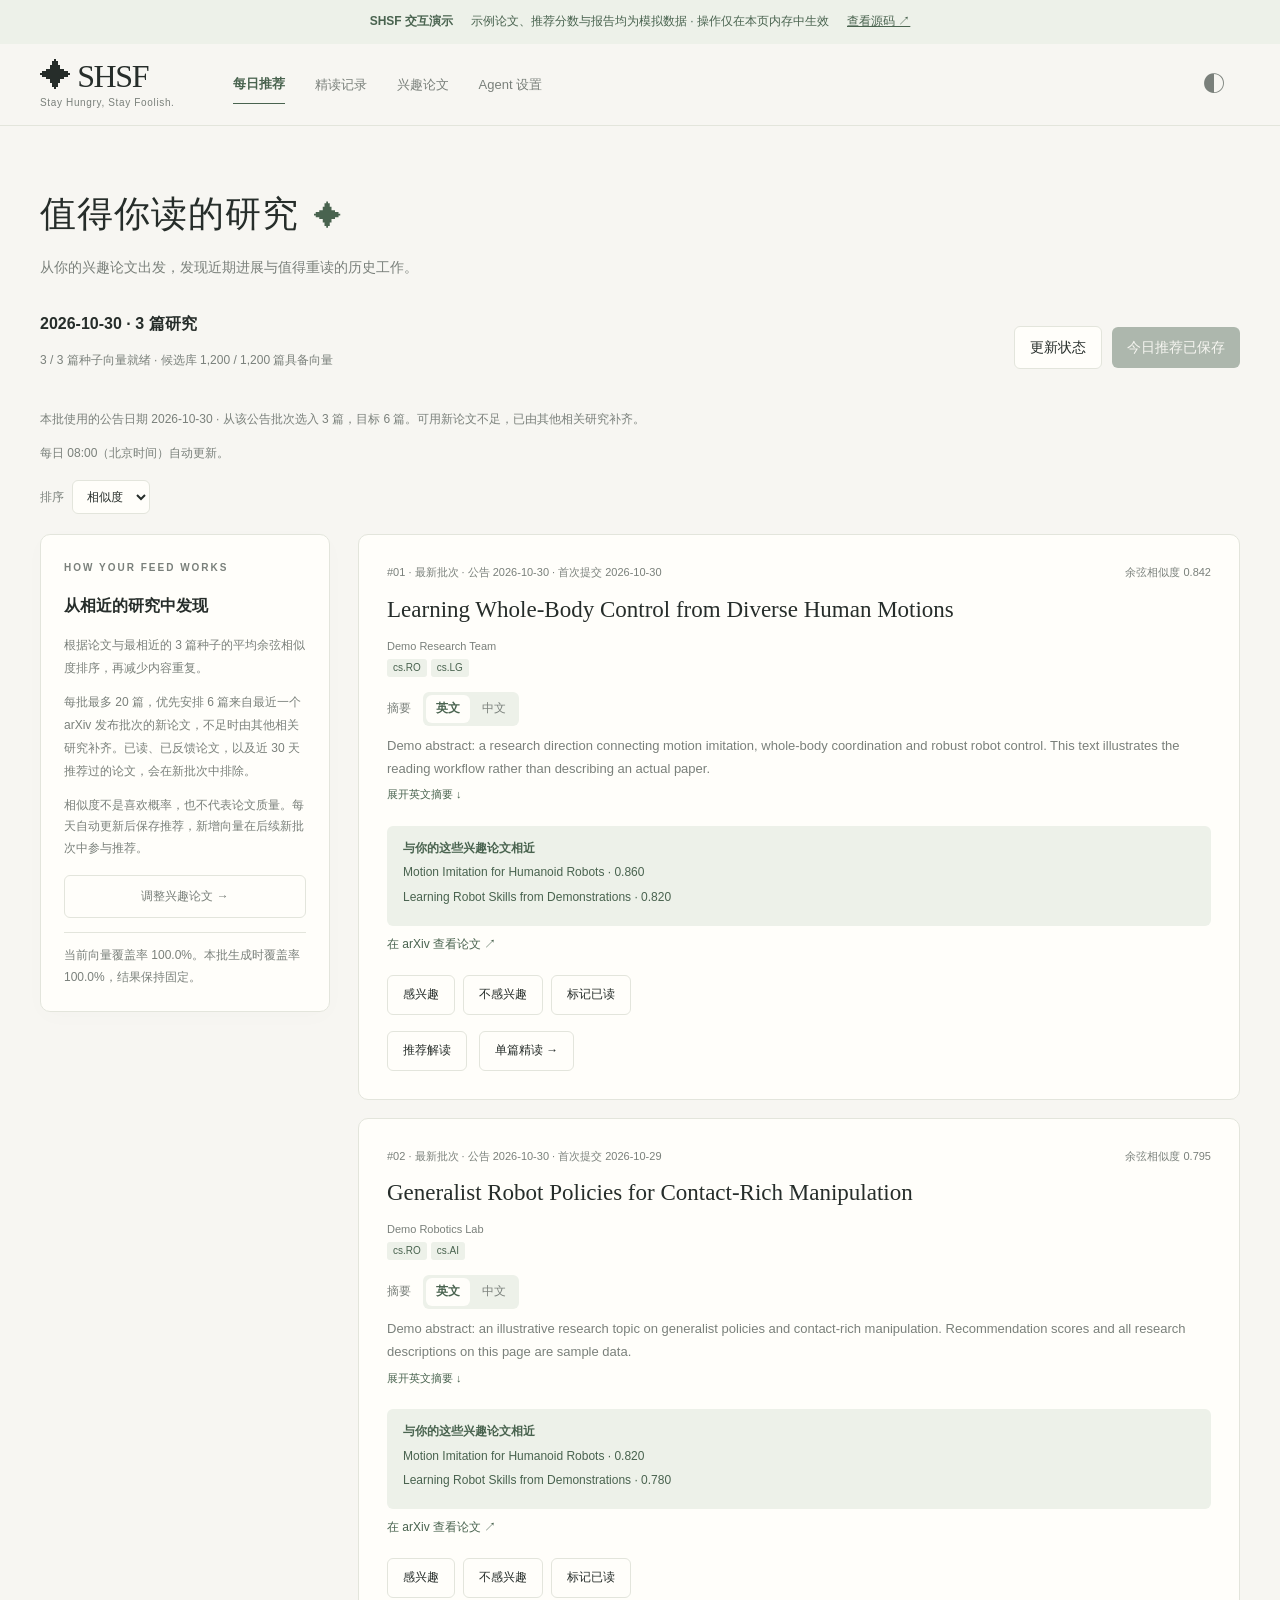
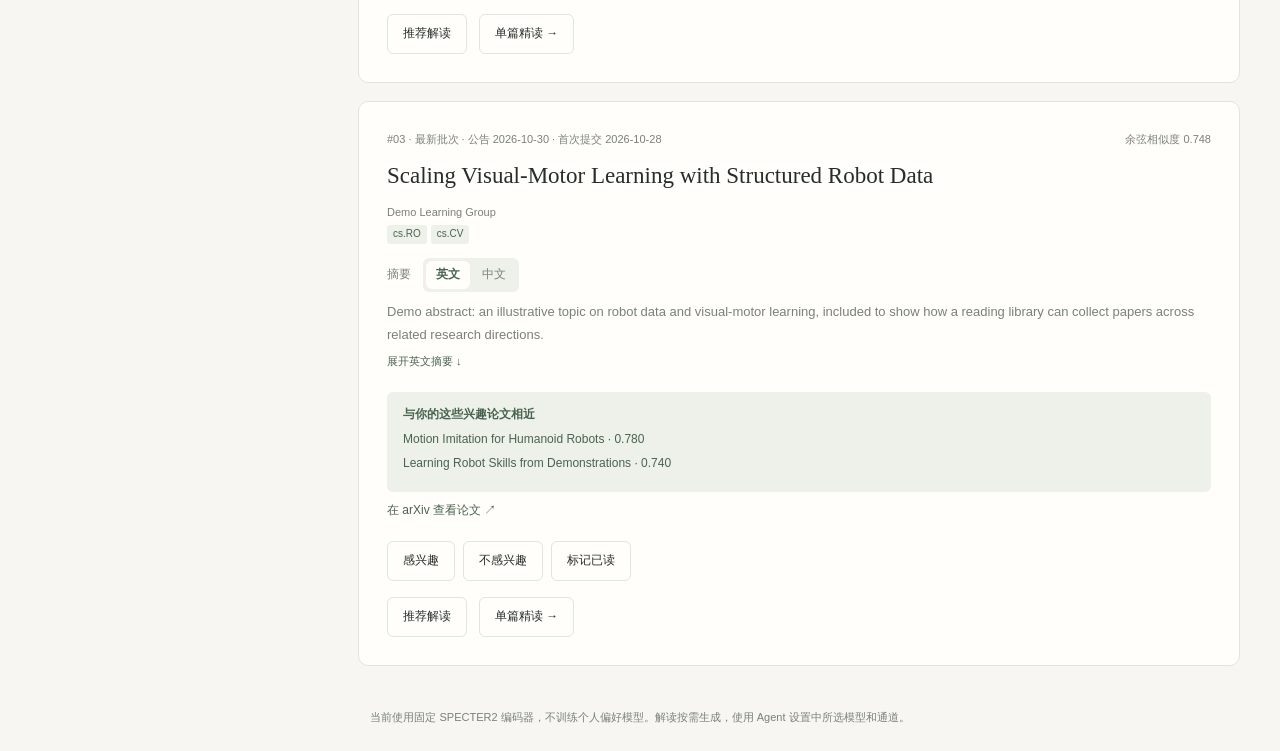
<file: demo/index.html>
<!doctype html>
<html lang="zh-CN"><head><meta charset="utf-8"><meta name="viewport" content="width=device-width, initial-scale=1"><meta name="shsf-token" content="offline-demo"><title>SHSF · 交互演示</title><style>:root{color-scheme:light;--bg:#f7f6f2;--panel:#fffefa;--ink:#262d2a;--muted:#7a807b;--line:#e3e5dc;--green:#49634f;--soft:#edf1e9;--input:#fffefa;--shadow:0 5px 24px #26312b04}*{box-sizing:border-box}body{margin:0;background:var(--bg);color:var(--ink);font:14px/1.65 -apple-system,BlinkMacSystemFont,"Segoe UI","PingFang SC",sans-serif}body.dark{color-scheme:dark;--bg:#141b24;--panel:#1b2530;--ink:#e8e9e3;--muted:#9ca8ae;--line:#35414b;--green:#a7bda4;--soft:#2a3836;--input:#18212b}button,input,select{font:inherit}button{cursor:pointer;color:inherit;border:0;border-radius:6px;padding:9px 15px;background:transparent}button:hover{filter:brightness(.94)}button:disabled{opacity:.42;cursor:default}input,select{color:var(--ink);background:var(--input);border:1px solid var(--line);border-radius:6px;padding:10px 12px}input{width:100%}input:focus,select:focus,button:focus-visible{outline:2px solid var(--green);outline-offset:2px}a{color:var(--green)}header{height:82px;max-width:1280px;margin:auto;display:flex;align-items:center;padding:0 40px;border-bottom:1px solid var(--line);gap:58px}.brand{text-decoration:none;color:var(--ink);font:32px Georgia,serif;letter-spacing:-1.4px}nav{display:flex;gap:30px;font-size:13px}nav span{color:var(--muted)}nav strong{font-weight:500;color:var(--green)}small{font-size:10px;margin-left:5px}#theme{margin-left:auto;font-size:22px}main{max-width:1280px;margin:auto;padding:49px 40px 25px}.eyebrow{font-size:10px;letter-spacing:2px;color:var(--muted);font-weight:600}h1{font-family:Georgia,"Songti SC",serif;font-size:36px;font-weight:500;letter-spacing:1px;margin:10px 0 12px}h1 span{color:var(--green);font-size:28px;margin-left:15px}.intro{color:var(--muted);margin:0 0 32px}h2{font-size:16px;font-weight:600;margin:0}.workspace{display:grid;grid-template-columns:350px minmax(0,1fr);gap:24px;align-items:start}.panel{background:var(--panel);border:1px solid var(--line);border-radius:10px;box-shadow:var(--shadow);padding:23px}.panel-title{display:flex;justify-content:space-between;align-items:center;gap:12px}.muted,.hint{color:var(--muted);font-size:12px}.hint{line-height:1.8}.badge{font-size:11px;background:var(--soft);color:var(--green);padding:3px 8px;border-radius:20px;margin-left:7px}.outline{border:1px solid var(--line);background:var(--panel)}.primary{background:var(--green);color:var(--bg);font-weight:500}.wide{width:100%;margin:4px 0 14px}.quiet{color:var(--muted)}.selected{position:sticky;top:20px}.seed{padding:15px 0;border-bottom:1px solid var(--line);display:flex;align-items:flex-start;gap:8px}.seed-content{min-width:0;flex:1}.seed-title{font-family:Georgia,serif;font-size:15px;line-height:1.45;margin-bottom:5px}.seed button{padding:0 4px;font-size:20px;color:var(--muted)}.seed .hint{margin:5px 0}.tag{display:inline-block;font-size:10px;color:var(--green);background:var(--soft);padding:1px 6px;border-radius:3px;margin:4px 4px 0 0}.tag.pending{color:#a47731;background:#bc943515}.selection-bottom{padding-top:12px}#selected-list{max-height:450px;overflow:auto}.empty{text-align:center;padding:38px 14px;color:var(--muted);font-size:13px}.empty .symbol{font:32px Georgia,serif;margin-bottom:12px}.modes{display:flex;gap:4px;margin-top:19px}.modes button{font-size:12px;padding:6px 11px;color:var(--muted)}.modes .active{background:var(--soft);color:var(--green)}.search-bar{display:flex;gap:8px;margin-top:12px}.search-bar input{flex:1;min-width:0}.results-toolbar{display:flex;justify-content:space-between;align-items:center;padding:18px 0 9px;border-bottom:1px solid var(--line);font-size:12px;gap:10px}.results-toolbar select{padding:3px 6px;margin-left:5px;border:0}.paper{display:flex;align-items:flex-start;gap:12px;padding:22px 0;border-bottom:1px solid var(--line)}.paper-content{min-width:0;flex:1}.check{width:23px;height:23px;flex-shrink:0;border:1px solid var(--line);border-radius:5px;padding:0;margin-top:3px}.check.chosen{background:var(--green);color:var(--bg);border-color:var(--green)}.paper h3{font-family:Georgia,serif;font-weight:500;font-size:19px;line-height:1.35;margin:0 0 7px}.authors{font-size:11px;color:var(--muted);margin:0}.abstract{font-size:12px;line-height:1.8;color:var(--muted);margin:10px 0 0}.abstract:not(.expanded){display:-webkit-box;-webkit-line-clamp:2;-webkit-box-orient:vertical;overflow:hidden}.details{font-size:11px;color:var(--green);padding:5px 0 0}.pagination{display:flex;align-items:center;justify-content:space-between;gap:12px;margin-top:20px;font-size:12px}.pagination button{padding:6px 11px}footer{display:flex;justify-content:space-between;align-items:center;gap:20px;border-top:1px solid var(--line);margin-top:30px;padding:24px 0 8px}footer strong{font-size:14px;font-weight:500}footer p{font-size:12px;color:var(--muted);margin:4px 0}.footnote{text-align:center;font-size:11px;color:var(--muted);margin:24px 0 0}#notice:not(:empty){background:var(--soft);border:1px solid var(--line);padding:10px 15px;border-radius:6px;margin-bottom:18px;font-size:13px}dialog{background:var(--panel);color:var(--ink);border:1px solid var(--line);border-radius:12px;padding:28px;width:min(680px,92vw);max-height:88vh;box-shadow:0 20px 90px #0003}dialog::backdrop{background:#14211f70;backdrop-filter:blur(3px)}.dialog-head{display:flex;align-items:center;justify-content:space-between;margin-bottom:12px}.dialog-head .close{font-size:25px;padding:0 8px}.dialog-actions{display:flex;align-items:center;justify-content:flex-end;gap:16px;padding-top:22px}dialog label{display:block;font-size:12px;margin:14px 0 5px}dialog label input,dialog label select{display:block;width:100%;margin-top:5px}#zotero-message{font-size:13px;color:var(--green)}.library-bar{display:flex;align-items:center;justify-content:space-between}#zotero-items{max-height:350px;overflow:auto}.zitem{display:flex;gap:12px;border-bottom:1px solid var(--line);padding:12px 0}.zitem input{width:auto;accent-color:var(--green)}.zitem label{margin:0;font-size:14px;flex:1}.zitem .hint{display:block}.zitem input{align-self:flex-start;margin-top:7px}[hidden]{display:none!important}@media(max-width:900px){header{padding:0 22px;gap:30px}main{padding:30px 22px}.workspace{grid-template-columns:290px minmax(0,1fr);gap:16px}.panel{padding:17px}nav{gap:12px}nav small{display:none}}@media(max-width:700px){header{height:68px;gap:24px}nav{font-size:11px}main{padding:28px 16px}h1{font-size:28px}.intro{font-size:12px}.workspace{grid-template-columns:1fr}.selected{position:static}#selected-list{max-height:260px}.panel{padding:18px}footer{align-items:flex-start}footer .primary{white-space:nowrap;padding:10px;font-size:12px}.paper h3{font-size:17px}.results-toolbar{font-size:11px}.brand{font-size:28px}}
nav button{font-size:13px;padding:8px 0;color:var(--muted)}nav button.nav-active{color:var(--green);font-weight:600;border-bottom:1px solid var(--green);border-radius:0}.feed-top{display:flex;align-items:center;justify-content:space-between;gap:20px;margin:26px 0}.feed-buttons{display:grid;grid-template-columns:auto auto;align-items:center;gap:10px}.feed-sort-bar{display:flex;align-items:center;flex-wrap:wrap;gap:12px 24px;margin:16px 0 20px}.feed-sort{display:flex;align-items:center;gap:8px;font-size:12px;color:var(--muted)}.feed-sort select{padding:8px 10px}.feed-grid{display:grid;grid-template-columns:290px minmax(0,1fr);gap:28px;align-items:start}.feed-about{position:sticky;top:20px;font-size:12px;color:var(--muted);line-height:1.9}.feed-about h2{margin-top:14px;color:var(--ink)}.feed-card{padding:28px;margin-bottom:18px;background:var(--panel);border:1px solid var(--line);border-radius:10px}.feed-card h2{font:23px/1.35 Georgia,serif;margin:12px 0}.feed-card .abstract{font-size:13px}.feed-card .abstract:not(.expanded){-webkit-line-clamp:3}.feed-card .card-top{display:flex;align-items:center;justify-content:space-between;font-size:11px;color:var(--muted)}.feed-card .reasons{margin:20px 0 0;padding:13px 16px;background:var(--soft);border-radius:6px;font-size:12px;color:var(--green)}.feed-card .reasons p{margin:5px 0}.feed-card .actions{display:flex;flex-wrap:wrap;gap:8px;margin-top:20px}.feed-card .actions button{font-size:12px;border:1px solid var(--line);background:var(--panel)}.feed-card .actions button.active{background:var(--soft);color:var(--green);border-color:var(--green)}.feed-card .paper-link{display:inline-block;margin-top:9px;font-size:12px;text-decoration:none}.feed-card.read{opacity:.7}#feed-notice:not(:empty){padding:12px 16px;background:var(--soft);border:1px solid var(--line);border-radius:6px;margin-bottom:22px;font-size:13px}#feed-coverage{padding-top:12px;border-top:1px solid var(--line)}@media(max-width:700px){.feed-grid{grid-template-columns:1fr}.feed-about{position:static}.feed-card{padding:20px}.feed-card h2{font-size:20px}.feed-top{align-items:flex-start;flex-direction:column}.feed-buttons{width:100%;grid-template-columns:repeat(2,minmax(0,1fr))}nav button{font-size:12px}}

.brand{display:inline-flex;flex-direction:column;align-items:flex-start;gap:3px;flex-shrink:0}.brand-name{line-height:1.05}.brand-tagline{font:10px/1.3 -apple-system,BlinkMacSystemFont,"Segoe UI",sans-serif;letter-spacing:.65px;color:var(--muted);white-space:nowrap}@media(max-width:700px){header{height:auto;min-height:82px;display:grid;grid-template-columns:minmax(0,1fr) auto;gap:10px 20px;padding:13px 16px}header .brand{grid-column:1;grid-row:1}header #theme{grid-column:2;grid-row:1;margin-left:0}header nav{grid-column:1/-1;grid-row:2;justify-content:center;gap:30px}.brand-tagline{font-size:9px;letter-spacing:.5px}}
.agent-layout{display:grid;grid-template-columns:320px minmax(0,1fr);gap:24px;align-items:start}.agent-layout .panel{min-width:0}.agent-modes{display:flex;flex-direction:column;gap:16px;margin:22px 0}.agent-modes label{padding:14px;border:1px solid var(--line);border-radius:7px;cursor:pointer}.agent-modes input{width:auto;accent-color:var(--green);margin-right:7px}.agent-modes .hint{display:block;margin-top:5px}.agent-label{display:block;font-size:12px;margin:16px 0 8px}.agent-label select{display:block;width:100%;margin-top:6px}.agent-buttons{display:flex;gap:9px;align-items:flex-end;flex-wrap:wrap;margin:16px 0}.agent-buttons .agent-label{margin:0}.agent-test-panel{grid-column:1/-1}#agent-api-info{display:grid;grid-template-columns:115px minmax(0,1fr);font-size:13px;gap:12px;margin:24px 0}#agent-api-info dt{color:var(--muted)}#agent-api-info dd{margin:0;overflow-wrap:anywhere}.agent-example{margin:20px 0 0;font-size:12px;color:var(--muted)}.agent-example pre{padding:14px;background:var(--soft);overflow:auto;line-height:1.8;color:var(--ink);border-radius:6px}#agent-notice:not(:empty){background:var(--soft);border:1px solid var(--line);border-radius:6px;padding:12px 16px;margin-bottom:20px;font-size:13px}#agent-auth-link{display:block;margin:14px 0;color:var(--green)}#agent-test-result{font-size:13px;overflow-wrap:anywhere}@media(max-width:800px){.agent-layout{grid-template-columns:1fr}.agent-test-panel{grid-column:auto}}
.analysis-actions{display:flex;align-items:center;flex-wrap:wrap;gap:12px;margin-top:16px}.analysis-actions button{font-size:12px}.analysis-actions a{font-size:12px}.inline-analysis{margin-top:18px;padding-top:18px;border-top:1px solid var(--line)}.analysis-status{display:flex;gap:12px;align-items:center;flex-wrap:wrap;font-size:13px;margin:12px 0}.analysis-status progress{width:160px;accent-color:var(--green)}.analysis-error{font-size:13px;color:#ad6447;padding:12px;background:#ad64470b;border-radius:5px}.report-basis{display:inline-block;background:var(--soft);color:var(--green);padding:4px 9px;font-size:11px;border-radius:4px;margin:12px 0}.analysis-report h3{font:24px/1.45 Georgia,"Songti SC",serif;margin:10px 0}.report-section{margin:26px 0}.report-section h4{font-size:16px;border-bottom:1px solid var(--line);padding-bottom:8px;margin-bottom:16px}.report-claim{margin:15px 0}.report-claim p{font-size:14px;white-space:pre-wrap;overflow-wrap:anywhere;margin:6px 0;line-height:1.9}.claim-kind{font-size:10px;color:var(--green);border:1px solid var(--line);border-radius:3px;padding:2px 6px}.claim-kind.inference{color:#967141}.claim-kind.unknown{color:var(--muted)}.report-evidence{font-size:12px;color:var(--muted);margin:8px 0}.report-evidence summary{cursor:pointer;color:var(--green)}.report-evidence a{display:block;margin-top:10px}.report-evidence blockquote{border-left:2px solid var(--line);padding:8px 12px;margin:8px 0;white-space:pre-wrap;overflow-wrap:anywhere;background:var(--soft)}.paper-source,.paper-reading{margin:24px 0}.paper-source .abstract{line-height:1.9;font-size:14px}.paper-source>a{font-size:12px}.paper-reading{max-width:950px}.paper-reading>.panel-title a{font-size:12px}#paper-title{font-size:32px;line-height:1.35;overflow-wrap:anywhere}#paper-back{padding-left:0;margin-bottom:18px}@media(max-width:700px){#paper-title{font-size:25px}.analysis-report h3{font-size:21px}.report-claim p{font-size:13px}.paper-reading,.paper-source{padding:18px}}

@media(max-width:700px){.feed-sort-bar{margin:14px 0 18px}.feed-sort select{max-width:100%}}

.agent-remote-auth{margin:18px 0;padding:16px;border:1px solid var(--line);border-radius:7px;background:var(--soft)}.agent-remote-auth h3{margin:0;font-size:14px}.agent-remote-auth input{display:block;width:100%;margin-top:6px}.agent-remote-auth .agent-label{margin:12px 0}

.abstract-toolbar{display:flex;align-items:center;gap:12px;margin:14px 0 8px}.abstract-languages{display:inline-flex;gap:2px;padding:3px;background:var(--soft);border-radius:6px}.abstract-languages button{padding:4px 10px;font-size:12px;color:var(--muted)}.abstract-languages button.active{background:var(--panel);color:var(--green);font-weight:600}.abstract-toolbar+.abstract{margin-top:8px}

#readings-view{max-width:1000px;margin:auto}#readings-active-panel{margin-bottom:26px}.readings-history{margin-bottom:20px}.readings-tools{display:flex;align-items:center;gap:12px;margin:20px 0 12px}.readings-tools>input{flex:1;min-width:150px}.readings-tools label{display:flex;align-items:center;gap:7px;white-space:nowrap;font-size:13px}.readings-tools label input{width:auto;accent-color:var(--green)}.reading-row{display:flex;align-items:center;gap:24px;padding:20px 0;border-top:1px solid var(--line)}#readings-active .reading-row:first-child{border-top:0}.reading-row-body{min-width:0;flex:1}.reading-title{font:18px/1.5 Georgia,"Songti SC",serif;text-decoration:none;color:var(--ink);overflow-wrap:anywhere}.reading-title:hover{color:var(--green);text-decoration:underline}.reading-meta{display:flex;align-items:center;flex-wrap:wrap;gap:8px;margin-top:9px;font-size:12px;color:var(--muted)}.reading-state{color:var(--green)}.reading-state.failed,.reading-failure{color:#ad6447}.reading-failure{font-size:12px;margin:6px 0;overflow-wrap:anywhere}.reading-bookmark{display:inline-flex;align-items:center;justify-content:center;padding:5px;border-radius:5px;color:var(--muted)}.reading-bookmark svg{width:16px;height:16px;fill:none;stroke:currentColor;stroke-width:1.6;stroke-linejoin:round}.reading-bookmark.selected{color:var(--green)}.reading-bookmark.selected svg{fill:currentColor}.reading-bookmark:hover{background:var(--soft);color:var(--green)}.reading-row>button{white-space:nowrap;font-size:12px}.reading-row progress{width:min(100%,360px);height:6px;accent-color:var(--green)}#readings-notice:not(:empty){padding:12px 0;color:var(--muted)}#readings-notice button{margin-left:12px}@media(max-width:700px){.readings-tools{flex-wrap:wrap}.readings-tools>input{flex-basis:100%}.reading-row{gap:12px}.reading-title{font-size:16px}.reading-row>button{padding:7px 9px}header nav{gap:20px}}
</style></head>
<body><style>.demo-banner{padding:12px 24px;background:var(--soft);color:var(--green);display:flex;justify-content:center;align-items:center;gap:8px 18px;flex-wrap:wrap;font-size:12px}.demo-banner small:empty{display:none}.demo-banner small{flex-basis:100%;text-align:center}input:disabled{opacity:.6}</style><aside class="demo-banner" aria-label="演示说明"><strong>SHSF 交互演示</strong><span>示例论文、推荐分数与报告均为模拟数据 · 操作仅在本页内存中生效</span><a href="https://github.com/rivergold/shsf" target="_blank" rel="noreferrer">查看源码 ↗</a><small id="demo-message" role="status"></small></aside><header><a class="brand" href="#feed" aria-label="SHSF · Stay Hungry, Stay Foolish."><span class="brand-name">✦ SHSF</span><span class="brand-tagline">Stay Hungry, Stay Foolish.</span></a><nav><button id="nav-feed" type="button" class="nav-active">每日推荐</button><button id="nav-readings" type="button">精读记录</button><button id="nav-seeds" type="button">兴趣论文</button><button id="nav-agent" type="button">Agent 设置</button></nav><button id="theme" class="quiet" aria-label="切换深浅主题">◐</button></header>
<main><section id="seed-view" hidden><h1>构建你的兴趣模型<span>✦</span></h1><p class="intro">选择那些你希望在发表当天就读到的论文。让研究发现，从你的兴趣出发。</p>
<div id="notice" role="status" aria-live="polite"></div><div class="workspace">
<section class="selected panel"><div class="panel-title"><h2>你的兴趣论文 <span id="count" class="badge">0</span></h2><span class="muted">自动保存</span></div><p class="hint">从右侧搜索，或导入 Zotero 中的收藏。</p><button id="zotero-open" class="wide outline">↗ 从 Zotero 导入</button><div id="selected-list"></div><div class="selection-bottom"><p id="selection-stats" class="muted"></p><p class="hint">建议选择 20–40 篇，覆盖你真正关心的方向。最多 100 篇。</p></div></section>
<section class="search panel"><div class="panel-title"><h2>发现并添加论文</h2><span class="muted">本地 arXiv 文献库</span></div><form id="search-form"><div class="modes" role="group" aria-label="检索范围"><button type="button" data-mode="all" class="active">标题与摘要</button><button type="button" data-mode="author">作者</button><button type="button" data-mode="identifier">arXiv / DOI</button></div><div class="search-bar"><input id="query" maxlength="300" aria-label="搜索论文" placeholder="搜索关键词，例如 diffusion policy…"><button type="submit" class="primary">搜索</button></div></form><div class="results-toolbar"><span id="results-info" class="muted">正在读取文献库…</span><label>排序 <select id="sort"><option value="relevance">相关性</option><option value="recent">发表时间</option></select></label></div><div id="results" aria-live="polite"></div><div class="pagination"><button id="prev" class="outline">← 上一页</button><span id="page-info"></span><button id="next" class="outline">下一页 →</button></div></section></div>
<footer><div><strong id="footer-title">从几篇启发你的论文开始</strong><p id="footer-sub">种子草稿保存在本机数据库中。</p></div><button id="review" class="primary" disabled>确认兴趣论文 →</button></footer><p class="footnote">SPECTER2 相似度推荐基线已接入。反馈先记录，不训练个人模型。</p></section><section id="feed-view">
<h1>值得你读的研究<span>✦</span></h1><p class="intro">从你的兴趣论文出发，发现近期进展与值得重读的历史工作。</p>
<div id="feed-notice" role="status" aria-live="polite"></div>
<div class="feed-top"><div><h2 id="feed-day">每日推荐</h2><p id="feed-stats" class="hint">正在读取推荐状态…</p></div><div class="feed-buttons"><button id="feed-refresh" class="outline">更新状态</button><button id="feed-generate" class="primary" disabled>生成今日推荐</button></div></div>
<p id="feed-release" class="hint"></p><p id="feed-update" class="hint" role="status"></p>
<div class="feed-sort-bar"><label class="feed-sort" for="feed-sort">排序<select id="feed-sort"><option value="similarity">相似度</option><option value="submitted">日期</option></select></label></div>
<div class="feed-grid"><aside class="panel feed-about"><div class="eyebrow">HOW YOUR FEED WORKS</div><h2>从相近的研究中发现</h2><p>根据论文与最相近的 3 篇种子的平均余弦相似度排序，再减少内容重复。</p><p>每批最多 20 篇，优先安排 6 篇来自最近一个 arXiv 发布批次的新论文，不足时由其他相关研究补齐。已读、已反馈论文，以及近 30 天推荐过的论文，会在新批次中排除。</p><p class="hint">相似度不是喜欢概率，也不代表论文质量。每天自动更新后保存推荐，新增向量在后续新批次中参与推荐。</p><button id="feed-edit-seeds" class="wide outline">调整兴趣论文 →</button><div id="feed-coverage" class="hint"></div></aside><div id="feed-cards" aria-live="polite"></div></div>
<p class="footnote">当前使用固定 SPECTER2 编码器，不训练个人偏好模型。解读按需生成，使用 Agent 设置中所选模型和通道。</p></section><section id="readings-view" hidden>
<div class="eyebrow">READING LIBRARY</div><h1>精读记录<span>✦</span></h1><p class="intro">找回正在精读的论文，回看已保存的报告。</p>
<div id="readings-notice" role="status" aria-live="polite"></div>
<section id="readings-active-panel" class="panel" hidden><h2>进行中 <span id="readings-active-count" class="badge"></span></h2><div id="readings-active"></div></section>
<section class="panel readings-history"><h2>历史精读</h2><div class="readings-tools"><input id="readings-query" maxlength="300" aria-label="搜索精读论文标题" placeholder="搜索论文标题…"><select id="readings-status" aria-label="精读状态"><option value="all">全部状态</option><option value="succeeded">已完成</option><option value="failed">失败</option></select><label><input id="readings-favorites" type="checkbox">仅看收藏</label></div><p class="hint">最近精读优先 · 每篇论文一条记录</p><div id="readings-list"></div><div class="pagination"><button id="readings-prev" class="outline">← 上一页</button><span id="readings-page"></span><button id="readings-next" class="outline">下一页 →</button></div></section>
</section><section id="agent-view" hidden>
<div class="eyebrow">RESEARCH ASSISTANT</div><h1>Agent 设置<span>✦</span></h1><p class="intro">为推荐解读和单篇精读选择模型通道。每次请求只使用你明确选择的通道。</p>
<div id="agent-notice" role="status" aria-live="polite"></div>
<div class="agent-layout"><section class="panel"><h2>选择模型通道</h2><div class="agent-modes"><label><input type="radio" name="agent-mode" value="api" checked> API 配置 <span class="hint">从本机 .env 读取地址、密钥和模型</span></label><label><input type="radio" name="agent-mode" value="chatgpt"> ChatGPT 套餐 <span class="hint">通过官方登录授权，使用账户可用模型</span></label></div><button id="agent-save" class="primary">保存当前通道</button><p id="agent-current" class="hint"></p></section>
<section class="panel"><h2>配置状态</h2><div id="agent-api"><p class="hint">编辑项目根目录的 .env 后，点击重新读取。密钥不会显示在网页上。</p><dl id="agent-api-info"></dl><button id="agent-reload" class="outline">重新读取 .env</button><details class="agent-example"><summary>查看 .env 配置示例</summary><pre>SHSF_AGENT_MODE=api
SHSF_LLM_PROVIDER=openai_compatible
SHSF_LLM_BASE_URL=https://api.openai.com/v1
SHSF_LLM_API_KEY=你的密钥
SHSF_LLM_PROTOCOL=chat_completions
SHSF_LLM_MODEL=你的模型名称
# 可分别指定两种任务的模型
SHSF_AGENT_EXPLAIN_MODEL=
SHSF_AGENT_READ_MODEL=</pre></details></div>
<div id="agent-chatgpt" hidden><p id="agent-auth-status" class="hint"></p><label class="agent-label">ChatGPT 账户<select id="agent-profiles"><option value="">选择账户</option></select></label><div class="agent-buttons"><button id="agent-login" class="primary">Continue with ChatGPT</button><button id="agent-relogin" class="outline">重新登录所选账户</button><button id="agent-logout" class="outline">退出所选账户</button></div><a id="agent-auth-link" class="paper-link" target="_blank" rel="noreferrer" hidden>前往 ChatGPT 官方授权页面 ↗</a><form id="agent-remote-auth" class="agent-remote-auth" hidden><h3>在其他电脑上完成登录</h3><p class="hint">如果授权后跳到 127.0.0.1，页面无法打开，请复制该页面地址栏的完整地址，返回这里粘贴并完成登录。无需打开回调页面，请在发起登录后 10 分钟内提交。</p><label class="agent-label" for="agent-callback-url">授权返回地址<input id="agent-callback-url" type="password" autocomplete="off" spellcheck="false" maxlength="8192" placeholder="粘贴 http://127.0.0.1:…/auth/callback?…" required></label><button id="agent-complete-login" class="primary" type="submit">完成登录</button><p id="agent-callback-status" class="hint" role="status" aria-live="polite"></p></form><p class="hint">首次登录会注册 SHSF 连接，并请求使用套餐额度。账户及工作区能否授权，以官方页面和实际请求结果为准。仅完成身份登录不代表允许使用套餐。</p><button id="agent-models" class="outline">读取账户可用模型</button><label class="agent-label">推荐解读模型<select id="agent-explain-model"><option value="">请先读取模型列表</option></select></label><label class="agent-label">单篇精读模型<select id="agent-read-model"><option value="">请先读取模型列表</option></select></label><p id="agent-model-readiness" class="hint" role="status"></p><button id="agent-save-models" class="primary" type="button">保存模型选择</button><p class="hint">凭据保存在本机受保护文件中。退出时会尝试撤销远程会话。<a href="https://chatgpt.com/#settings" target="_blank" rel="noreferrer">在 ChatGPT 管理连接与用量 ↗</a></p></div>
</section><section class="panel agent-test-panel"><div><h2>连接测试</h2><p class="hint">仅发送固定短文本，不包含论文、种子或研究画像。测试会消耗所选通道的少量用量；不会自动切换到其他计费通道。</p></div><div class="agent-buttons"><label class="agent-label">测试任务<select id="agent-test-task"><option value="explain">推荐解读</option><option value="read">单篇精读</option></select></label><button id="agent-test" class="primary">发送连接测试</button></div><p id="agent-test-result" role="status"></p></section></div><p class="footnote">配置后可从每日推荐卡片生成推荐解读，或进入论文详情生成精读报告。</p></section><section id="paper-view" hidden>
<button id="paper-back" class="quiet">← 返回每日推荐</button><div class="eyebrow">PAPER READING</div><h1 id="paper-title">论文详情</h1><p id="paper-meta" class="intro"></p><div id="paper-error" role="status"></div>
<details class="panel paper-source" open><summary>摘要</summary><div id="paper-abstract-view"></div><a id="paper-arxiv" target="_blank" rel="noreferrer">在 arXiv 查看论文 ↗</a></details>
<section class="panel paper-reading"><div class="panel-title"><h2>单篇精读</h2><a href="#agent">Agent 设置 ↗</a></div><p class="hint">仅使用该版本的官方 arXiv HTML。分析正文、公式文本、表格及图注，不进行图片视觉核验。长论文会分段处理，可能产生多次模型调用。</p><div id="paper-analysis"></div></section>
</section></main>
<dialog id="confirm-dialog"><div class="dialog-head"><h2>确认你的兴趣论文</h2><button class="close quiet" aria-label="关闭确认窗口">×</button></div><p id="confirm-summary"></p><p class="hint">确认后保存当前选择的快照。你仍可回来调整；待匹配条目会保留原始元数据。</p><div class="dialog-actions"><button class="close outline">继续选择</button><button id="confirm-save" class="primary">保存并确认</button></div></dialog>
<dialog id="zotero-dialog"><div class="dialog-head"><div><div class="eyebrow">READ-ONLY IMPORT</div><h2>从 Zotero 导入</h2></div><button class="close quiet" aria-label="关闭 Zotero 窗口">×</button></div><p id="zotero-message" role="status" aria-live="polite"></p><form id="connect-form"><p class="hint">连接个人文献库。只读取收藏夹和论文元数据。</p><label>User ID（可选）<input id="zotero-user" inputmode="numeric" autocomplete="off" placeholder="将自动从 API Key 识别"></label><label>API Key<input id="zotero-key" type="password" autocomplete="off" required placeholder="仅需个人文献库读取权限"></label><p class="hint">密钥只保留在本机服务内存中，断开或重启后清除。<a href="https://www.zotero.org/settings/keys/new" target="_blank" rel="noreferrer">创建 API Key ↗</a></p><button class="primary" type="submit">连接 Zotero</button></form><div id="zotero-library" hidden><div class="library-bar"><span id="zotero-account"></span><button id="disconnect" class="quiet">断开连接</button></div><label>选择收藏夹<select id="collections"><option value="">全部文献</option></select></label><p class="hint">按最近修改排序；可跨页勾选条目，切换收藏夹会清空勾选。每次最多导入 100 篇。</p><button id="zselect-all" class="outline" type="button" disabled>全选本页</button><div id="zotero-items"></div><div class="pagination"><button id="zprev" class="outline">← 上一页</button><span id="zpage"></span><button id="znext" class="outline">下一页 →</button></div><div class="dialog-actions"><span id="zcount">已勾选 0 篇</span><button id="import" class="primary" disabled>导入选中论文</button></div></div></dialog>
<script type="application/json" id="demo-data">{"papers": [{"arxiv_id": "demo-001", "title": "Learning Whole-Body Control from Diverse Human Motions", "abstract": "Demo abstract: a research direction connecting motion imitation, whole-body coordination and robust robot control. This text illustrates the reading workflow rather than describing an actual paper.", "abstract_zh": "演示摘要：围绕运动模仿、全身协调与机器人控制，展示从兴趣论文发现相关研究的阅读流程。本文案为界面示例，不对应真实论文结论。", "authors": ["Demo Research Team"], "published_at": "2026-10-30", "categories": ["cs.RO", "cs.LG"]}, {"arxiv_id": "demo-002", "title": "Generalist Robot Policies for Contact-Rich Manipulation", "abstract": "Demo abstract: an illustrative research topic on generalist policies and contact-rich manipulation. Recommendation scores and all research descriptions on this page are sample data.", "abstract_zh": "演示摘要：以通用机器人策略与接触丰富的操作任务为例，展示推荐、摘要切换与论文精读。页面上的相似度和研究描述均为示例数据。", "authors": ["Demo Robotics Lab"], "published_at": "2026-10-29", "categories": ["cs.RO", "cs.AI"]}, {"arxiv_id": "demo-003", "title": "Scaling Visual-Motor Learning with Structured Robot Data", "abstract": "Demo abstract: an illustrative topic on robot data and visual-motor learning, included to show how a reading library can collect papers across related research directions.", "abstract_zh": "演示摘要：以机器人数据和视觉运动学习为主题，展示跨研究方向的论文推荐与历史报告管理。", "authors": ["Demo Learning Group"], "published_at": "2026-10-28", "categories": ["cs.RO", "cs.CV"]}], "feed": {"day": "2026-10-30", "context": {"ready_seeds": 3, "confirmed_seeds": 3, "pending_seeds": 0, "corpus_vectors": 1200, "corpus_papers": 1200, "coverage": 1, "latest_release_day": "2026-10-30", "latest_target": 6, "latest_selected": 3}, "batch": {"batch_id": "demo-batch", "context": {"ready_seeds": 3, "confirmed_seeds": 3, "pending_seeds": 0, "corpus_vectors": 1200, "corpus_papers": 1200, "coverage": 1, "latest_release_day": "2026-10-30", "latest_target": 6, "latest_selected": 3}, "items": [{"arxiv_id": "demo-001", "title": "Learning Whole-Body Control from Diverse Human Motions", "abstract": "Demo abstract: a research direction connecting motion imitation, whole-body coordination and robust robot control. This text illustrates the reading workflow rather than describing an actual paper.", "abstract_zh": "演示摘要：围绕运动模仿、全身协调与机器人控制，展示从兴趣论文发现相关研究的阅读流程。本文案为界面示例，不对应真实论文结论。", "authors": ["Demo Research Team"], "published_at": "2026-10-30", "categories": ["cs.RO", "cs.LG"], "rank": 1, "similarity": 0.842, "is_latest_release": true, "announcement_day": "2026-10-30", "feedback": {"is_read": false, "interest": "none"}, "reasons": [{"title": "Motion Imitation for Humanoid Robots", "similarity": 0.86}, {"title": "Learning Robot Skills from Demonstrations", "similarity": 0.82}]}, {"arxiv_id": "demo-002", "title": "Generalist Robot Policies for Contact-Rich Manipulation", "abstract": "Demo abstract: an illustrative research topic on generalist policies and contact-rich manipulation. Recommendation scores and all research descriptions on this page are sample data.", "abstract_zh": "演示摘要：以通用机器人策略与接触丰富的操作任务为例，展示推荐、摘要切换与论文精读。页面上的相似度和研究描述均为示例数据。", "authors": ["Demo Robotics Lab"], "published_at": "2026-10-29", "categories": ["cs.RO", "cs.AI"], "rank": 2, "similarity": 0.7949999999999999, "is_latest_release": true, "announcement_day": "2026-10-30", "feedback": {"is_read": false, "interest": "none"}, "reasons": [{"title": "Motion Imitation for Humanoid Robots", "similarity": 0.82}, {"title": "Learning Robot Skills from Demonstrations", "similarity": 0.7799999999999999}]}, {"arxiv_id": "demo-003", "title": "Scaling Visual-Motor Learning with Structured Robot Data", "abstract": "Demo abstract: an illustrative topic on robot data and visual-motor learning, included to show how a reading library can collect papers across related research directions.", "abstract_zh": "演示摘要：以机器人数据和视觉运动学习为主题，展示跨研究方向的论文推荐与历史报告管理。", "authors": ["Demo Learning Group"], "published_at": "2026-10-28", "categories": ["cs.RO", "cs.CV"], "rank": 3, "similarity": 0.748, "is_latest_release": true, "announcement_day": "2026-10-30", "feedback": {"is_read": false, "interest": "none"}, "reasons": [{"title": "Motion Imitation for Humanoid Robots", "similarity": 0.78}, {"title": "Learning Robot Skills from Demonstrations", "similarity": 0.74}]}]}}, "report": {"title": "从研究问题到复现线索：一份精读报告示意", "metadata": {"basis": "official_html_text", "channel": "api", "model": "演示模型", "version": 1, "generated_at": "2026-10-30T08:00:00Z", "source_blocks": 36, "source_characters": 24000, "chunks": 3}, "sources": [], "sections": [{"heading": "核心问题与贡献", "claims": [{"text": "精读从研究问题出发，梳理论文希望解决的瓶颈，以及作者提出的核心贡献。此处是界面演示，不是实际论文分析。", "kind": "inference", "citations": []}]}, {"heading": "方法结构", "claims": [{"text": "正式报告基于官方 arXiv HTML，梳理方法的输入、模块与输出；每条作者陈述都需要可核对的原文依据。", "kind": "inference", "citations": []}]}, {"heading": "训练与推理流程", "claims": [{"text": "长论文先逐段提取证据笔记，再汇总成完整报告。进度和已完成的分段会保存，便于稍后继续查看。", "kind": "inference", "citations": []}]}, {"heading": "实验结果与对比条件", "claims": [{"text": "阅读时需要对照任务设置、比较基线、评估指标与实验条件，资料不足的内容明确标记。", "kind": "unknown", "citations": []}]}, {"heading": "局限与证据缺口", "claims": [{"text": "报告区分作者陈述、分析推断和证据不足。引用能够核对原文，但不代表结论已经独立验证。", "kind": "unknown", "citations": []}]}, {"heading": "对用户研究的价值", "claims": [{"text": "结合个人兴趣论文与研究画像，思考这项工作可能与当前研究方向产生哪些联系。", "kind": "inference", "citations": []}]}, {"heading": "下一步阅读或复现问题", "claims": [{"text": "继续阅读原文与代码，检查复现所需条件，并记录仍未解答的问题。", "kind": "inference", "citations": []}]}]}, "job": {"job_id": "demo-report", "arxiv_id": "demo-001", "kind": "read", "status": "succeeded", "stage": "已完成", "progress": 100, "model": "演示模型", "paper_input_hash": "demo", "report": {"title": "从研究问题到复现线索：一份精读报告示意", "metadata": {"basis": "official_html_text", "channel": "api", "model": "演示模型", "version": 1, "generated_at": "2026-10-30T08:00:00Z", "source_blocks": 36, "source_characters": 24000, "chunks": 3}, "sources": [], "sections": [{"heading": "核心问题与贡献", "claims": [{"text": "精读从研究问题出发，梳理论文希望解决的瓶颈，以及作者提出的核心贡献。此处是界面演示，不是实际论文分析。", "kind": "inference", "citations": []}]}, {"heading": "方法结构", "claims": [{"text": "正式报告基于官方 arXiv HTML，梳理方法的输入、模块与输出；每条作者陈述都需要可核对的原文依据。", "kind": "inference", "citations": []}]}, {"heading": "训练与推理流程", "claims": [{"text": "长论文先逐段提取证据笔记，再汇总成完整报告。进度和已完成的分段会保存，便于稍后继续查看。", "kind": "inference", "citations": []}]}, {"heading": "实验结果与对比条件", "claims": [{"text": "阅读时需要对照任务设置、比较基线、评估指标与实验条件，资料不足的内容明确标记。", "kind": "unknown", "citations": []}]}, {"heading": "局限与证据缺口", "claims": [{"text": "报告区分作者陈述、分析推断和证据不足。引用能够核对原文，但不代表结论已经独立验证。", "kind": "unknown", "citations": []}]}, {"heading": "对用户研究的价值", "claims": [{"text": "结合个人兴趣论文与研究画像，思考这项工作可能与当前研究方向产生哪些联系。", "kind": "inference", "citations": []}]}, {"heading": "下一步阅读或复现问题", "claims": [{"text": "继续阅读原文与代码，检查复现所需条件，并记录仍未解答的问题。", "kind": "inference", "citations": []}]}]}}, "records": [{"arxiv_id": "demo-001", "title": "Learning Whole-Body Control from Diverse Human Motions", "status": "succeeded", "stage": "已完成", "progress": 100, "updated_at": "2026-10-30T08:00:00Z", "created_at": "2026-10-30T08:00:00Z", "favorite": true}, {"arxiv_id": "demo-002", "title": "Generalist Robot Policies for Contact-Rich Manipulation", "status": "succeeded", "stage": "已完成", "progress": 100, "updated_at": "2026-10-29T08:00:00Z", "created_at": "2026-10-29T08:00:00Z", "favorite": false}, {"arxiv_id": "demo-003", "title": "Scaling Visual-Motor Learning with Structured Robot Data", "status": "succeeded", "stage": "已完成", "progress": 100, "updated_at": "2026-10-28T08:00:00Z", "created_at": "2026-10-28T08:00:00Z", "favorite": false}], "state": {"revision": 1, "confirmed": true, "matched": 2, "pending": 0, "items": [{"arxiv_id": "demo-001", "title": "Learning Whole-Body Control from Diverse Human Motions", "abstract": "Demo abstract: a research direction connecting motion imitation, whole-body coordination and robust robot control. This text illustrates the reading workflow rather than describing an actual paper.", "abstract_zh": "演示摘要：围绕运动模仿、全身协调与机器人控制，展示从兴趣论文发现相关研究的阅读流程。本文案为界面示例，不对应真实论文结论。", "authors": ["Demo Research Team"], "published_at": "2026-10-30", "categories": ["cs.RO", "cs.LG"], "seed_id": "seed-0", "published_year": 2026, "match_status": "matched", "sources": []}, {"arxiv_id": "demo-002", "title": "Generalist Robot Policies for Contact-Rich Manipulation", "abstract": "Demo abstract: an illustrative research topic on generalist policies and contact-rich manipulation. Recommendation scores and all research descriptions on this page are sample data.", "abstract_zh": "演示摘要：以通用机器人策略与接触丰富的操作任务为例，展示推荐、摘要切换与论文精读。页面上的相似度和研究描述均为示例数据。", "authors": ["Demo Robotics Lab"], "published_at": "2026-10-29", "categories": ["cs.RO", "cs.AI"], "seed_id": "seed-1", "published_year": 2026, "match_status": "matched", "sources": []}]}}</script><script>/* Offline fixture adapter for the real SHSF UI. Never calls a backend. */
(() => {
  const data = JSON.parse(document.getElementById('demo-data').textContent);
  const clone = value => JSON.parse(JSON.stringify(value));
  const agent = {mode:'api',api:{base_url:'https://api.openai.com/v1',protocol:'chat_completions',api_key_configured:false,explain_model:'',read_model:'',ready:false,missing:['演示模式不连接模型服务']},chatgpt:{profiles:[],active:null,connected:false,sharing:false,pending:false,error:''}};
  const response = (value, status=200) => new Response(JSON.stringify(clone(value)), {status,headers:{'Content-Type':'application/json'}});
  const state = () => {
    const value=data.state;
    value.matched=value.items.length;value.pending=0;
    return value;
  };
  window.fetch = async (input, options={}) => {
    const url=new URL(String(input),'https://demo.invalid');
    const path=url.pathname, query=url.searchParams, body=JSON.parse(options.body||'{}');
    if(path==='/api/bootstrap')return response({state:state(),zotero:{connected:false}});
    if(path==='/api/papers'){
      const q=(query.get('q')||'').toLowerCase();
      const items=data.papers.filter(p=>(query.get('mode')==='author'?p.authors.join(' '):query.get('mode')==='identifier'?p.arxiv_id:p.title+' '+p.abstract).toLowerCase().includes(q));
      if(query.get('sort')==='recent')items.sort((a,b)=>b.published_at.localeCompare(a.published_at));
      return response({items,total:items.length,page:1,page_size:20});
    }
    if(path==='/api/seeds/add'){
      const paper=data.papers.find(p=>p.arxiv_id===body.arxiv_id);
      if(paper&&!data.state.items.some(p=>p.arxiv_id===paper.arxiv_id))data.state.items.push({...paper,seed_id:paper.arxiv_id,published_year:2026,match_status:'matched',sources:[]});
      data.state.revision++;data.state.confirmed=false;return response({state:state()});
    }
    if(path==='/api/seeds/remove'){
      data.state.items=data.state.items.filter(p=>p.seed_id!==body.seed_id);
      data.state.revision++;data.state.confirmed=false;return response({state:state()});
    }
    if(path==='/api/seeds/confirm'){data.state.confirmed=true;return response({state:state()});}
    if(path==='/api/recommendations')return response(data.feed);
    if(path==='/api/recommendations/feedback'){
      const paper=data.feed.batch.items.find(p=>p.arxiv_id===body.arxiv_id);
      if(paper){if('interest' in body)paper.feedback.interest=body.interest;if('is_read' in body)paper.feedback.is_read=body.is_read;return response(paper.feedback);}
    }
    if(path==='/api/analysis/records'){
      let items=data.records.filter(p=>p.title.toLowerCase().includes((query.get('q')||'').toLowerCase()));
      if(query.get('favorites')==='true')items=items.filter(p=>p.favorite);
      if(query.get('status')&&query.get('status')!=='all')items=items.filter(p=>p.status===query.get('status'));
      return response({active:[],items,total:items.length,page:1,pages:1,page_size:20});
    }
    if(path==='/api/analysis/favorite'){
      const record=data.records.find(p=>p.arxiv_id===body.arxiv_id);
      if(record){record.favorite=body.favorite;return response({arxiv_id:record.arxiv_id,favorite:record.favorite});}
    }
    if(path==='/api/analysis/paper'){
      const paper=data.papers.find(p=>p.arxiv_id===query.get('arxiv_id'));
      if(paper){const job={...data.job,arxiv_id:paper.arxiv_id};return response({paper:{...paper,version:1,input_hash:'demo'},authors:paper.authors,jobs:[job],saved_read:job});}
    }
    if(path==='/api/agent'||path==='/api/agent/reload')return response(agent);
    return response({error:'演示模式：此操作需要安装并运行 SHSF，本页不会连接模型、账户或数据库。'},400);
  };
  // Account and key entry are unnecessary in a public, offline demonstration.
  document.querySelectorAll('input[type="password"],#zotero-user').forEach(input=>{input.disabled=true;input.placeholder='演示页面无需填写凭据';});
  document.addEventListener('submit',event=>{
    if(['connect-form','agent-remote-auth'].includes(event.target.id)){event.preventDefault();event.stopImmediatePropagation();}
  },true);
  document.addEventListener('click',event=>{
    const link=event.target.closest('a');
    if(link?.href.includes('arxiv.org/')){event.preventDefault();document.getElementById('demo-message').textContent='论文为虚构示例，未关联真实 arXiv 页面。';}
  });
})();
</script><script>'use strict';
const $ = id => document.getElementById(id);
const token = document.querySelector('meta[name=shsf-token]').content;
let state = null, mode = 'all', page = 1, results = null, busy = false, searchRun = 0;
let zstart = 0, ztotal = 0, zchosen = new Set(), zrun = 0, zbusy = false;
const el = (tag, cls, text) => { const n = document.createElement(tag); if (cls) n.className = cls; if (text !== undefined) n.textContent = text; return n; };
const notice = message => { $('notice').textContent = message; };
async function api(path, body) {
  const response = await fetch(path, body === undefined ? {} : {method:'POST', headers:{'Content-Type':'application/json','X-SHSF-Token':token}, body:JSON.stringify(body)});
  const data = await response.json();
  if (!response.ok) { if (data.state) { state = data.state; render(); } throw new Error(data.error || '请求失败，请重试。'); }
  return data;
}
function setBusy(value) {
  busy = value;
  document.querySelectorAll('[data-mutation]').forEach(n => { n.disabled = value; });
  $('review').disabled = value || !state?.items.length;
  $('confirm-save').disabled = value;
  $('import').disabled = value || zbusy || !zchosen.size;
}
async function mutate(path, body = {}) {
  if (busy || !state) return false;
  setBusy(true);
  try { const data = await api(path, {...body, expected_revision:state.revision}); state = data.state; render(); return data; }
  catch (e) { notice(e.message); return false; }
  finally { setBusy(false); }
}
const statusText = item => item.match_status === 'matched' ? '已匹配本地论文' : item.match_status === 'ambiguous' ? '匹配存疑 · 待处理' : item.match_status === 'source_deleted' ? '源记录已撤回' : '未入本地库 · 待处理';
function render() {
  $('count').textContent = state.items.length;
  const box = $('selected-list'); box.replaceChildren();
  if (!state.items.length) { const empty = el('div','empty'); empty.append(el('div','symbol','✧'), el('div','','还没有选择论文'), el('p','hint','搜索你喜欢的工作，或导入 Zotero 收藏。')); box.append(empty); }
  for (const item of state.items) {
    const row = el('article','seed'), content = el('div','seed-content');
    content.append(el('div','seed-title',item.title), el('div','authors',`${item.authors.slice(0,2).join(', ')}${item.authors.length>2?' et al.':''} · ${item.published_year || '年份未知'}`));
    if (item.sources.some(s => s.source_kind === 'zotero')) content.append(el('span','tag','Zotero'));
    content.append(el('span',`tag ${item.match_status==='matched'?'':'pending'}`,statusText(item)));
    const remove = el('button','','×'); remove.title = '移除这篇论文'; remove.setAttribute('aria-label',`移除 ${item.title}`); remove.dataset.mutation = ''; remove.disabled = busy;
    remove.onclick = async () => { if (await mutate('/api/seeds/remove',{seed_id:item.seed_id})) notice('已更新种子草稿。'); };
    row.append(content, remove); box.append(row);
  }
  $('selection-stats').textContent = `${state.matched} 篇已匹配 · ${state.pending} 篇待处理`;
  $('footer-title').textContent = state.confirmed ? '当前兴趣论文已确认' : state.items.length ? `已选择 ${state.items.length} 篇兴趣论文` : '从几篇启发你的论文开始';
  $('footer-sub').textContent = state.confirmed ? '快照已保存。调整选择后可重新确认。' : '草稿已自动保存在本机数据库。';
  $('review').textContent = state.confirmed ? '查看并重新确认 →' : '确认兴趣论文 →';
  setBusy(busy); if (results) renderResults();
}
async function search() {
  const run = ++searchRun;
  $('results-info').textContent = '检索中…'; $('prev').disabled = $('next').disabled = true;
  try {
    const query = new URLSearchParams({q:$('query').value.trim(), mode, sort:$('sort').value, page});
    const data = await api('/api/papers?' + query);
    if (run !== searchRun) return;
    results = data; renderResults();
  } catch(e) { if(run===searchRun) { $('results-info').textContent = '检索失败'; $('results').replaceChildren(el('p','empty',e.message)); } }
}
function renderResults() {
  $('results-info').textContent = `共 ${results.total.toLocaleString()} 篇论文`;
  $('page-info').textContent = `第 ${results.page} / ${Math.max(1,Math.ceil(results.total/results.page_size))} 页`;
  $('prev').disabled = page <= 1; $('next').disabled = page * results.page_size >= results.total;
  const box = $('results'); box.replaceChildren();
  if (!results.items.length) box.append(el('div','empty','没有找到论文。试试其他关键词、作者或 arXiv ID。'));
  for (const item of results.items) {
    const selected = state?.items.find(s => s.arxiv_id === item.arxiv_id);
    const row = el('article','paper'), check = el('button',`check ${selected?'chosen':''}`,selected?'✓':'+');
    check.setAttribute('aria-label',`${selected?'移除':'添加'} ${item.title}`); check.setAttribute('aria-pressed',Boolean(selected)); check.dataset.mutation = ''; check.disabled = busy;
    check.onclick = async () => { if (await mutate(selected?'/api/seeds/remove':'/api/seeds/add',selected?{seed_id:selected.seed_id}:{arxiv_id:item.arxiv_id})) notice('已自动保存种子草稿。'); };
    const content = el('div','paper-content'); content.append(el('h3','',item.title),el('p','authors',`${item.authors.slice(0,3).join(', ')}${item.authors.length>3?' et al.':''} · ${item.published_at.slice(0,4)}`));
    for(const cat of item.categories.slice(0,3)) content.append(el('span','tag',cat));
    content.append(el('span','tag',`arXiv:${item.arxiv_id}`));
    const abstract = el('p','abstract',item.abstract), details = el('button','details','展开摘要 ↓');
    details.onclick = () => { const expanded = abstract.classList.toggle('expanded'); details.textContent = expanded?'收起摘要 ↑':'展开摘要 ↓'; };
    content.append(abstract,details); row.append(check,content); box.append(row);
  }
}
$('search-form').onsubmit = event => { event.preventDefault(); page=1; search(); };
document.querySelectorAll('[data-mode]').forEach(button => button.onclick=()=>{ mode=button.dataset.mode; document.querySelectorAll('[data-mode]').forEach(b=>b.classList.toggle('active',b===button)); page=1; search(); });
$('sort').onchange = () => {page=1; search();};
$('prev').onclick = () => {page--;search();}; $('next').onclick = () => {page++;search();};
document.querySelectorAll('dialog .close').forEach(b => b.onclick = () => b.closest('dialog').close());
$('review').onclick = () => { $('confirm-summary').textContent=`共 ${state.items.length} 篇：${state.matched} 篇已匹配本地库，${state.pending} 篇待处理。${state.items.length<20?'当前少于建议的 20 篇，仍可确认保存。':''}`; $('confirm-dialog').showModal(); };
$('confirm-save').onclick = async () => { if(await mutate('/api/seeds/confirm')) { $('confirm-dialog').close(); notice('兴趣论文已确认。补齐向量后可生成相似度推荐。'); } };
$('theme').onclick = () => { document.body.classList.toggle('dark'); try{localStorage.setItem('shsf-theme',document.body.classList.contains('dark')?'dark':'light');}catch{} };
try{document.body.classList.toggle('dark',localStorage.getItem('shsf-theme')==='dark');}catch{}
function zmessage(text){$('zotero-message').textContent=text;}
function zstatus(status){$('connect-form').hidden=status.connected; $('zotero-library').hidden=!status.connected; if(status.connected)$('zotero-account').textContent=`${status.username} · 个人文献库`;}
function zcount(){
  $('zcount').textContent=`已勾选 ${zchosen.size} 篇`;
  $('import').disabled=busy||zbusy||!zchosen.size;
  const checks=[...$('zotero-items').querySelectorAll('input[type="checkbox"]')];
  $('zselect-all').disabled=zbusy||!checks.length;
  $('zselect-all').textContent=checks.length&&checks.every(check=>check.checked)?'取消本页全选':'全选本页';
}
async function loadCollections(){
  const select=$('collections'); select.replaceChildren(new Option('全部文献',''));
  let start=0, total=1;
  while(start<total){const data=await api('/api/zotero/collections?start='+start); for(const c of data.items)select.add(new Option((c.parent?'↳ ':'')+c.name,c.key)); total=data.total; start+=100;}
}
async function loadZitems(){
  const run=++zrun; zmessage('正在读取 Zotero 条目…'); zbusy=true; zcount(); $('zprev').disabled=$('znext').disabled=true;
  try{
    const data=await api('/api/zotero/items?'+new URLSearchParams({collection:$('collections').value,start:zstart})); if(run!==zrun)return;
    ztotal=data.total; const box=$('zotero-items'); box.replaceChildren();
    if(!data.items.length)box.append(el('p','empty','当前页没有可导入的论文条目。'));
    for(const item of data.items){const row=el('div','zitem'),check=el('input');check.type='checkbox';check.id='zitem-'+item.external_key;check.checked=zchosen.has(item.external_key);check.onchange=()=>{if(check.checked)zchosen.add(item.external_key);else zchosen.delete(item.external_key);zcount();};const label=el('label','',item.title);label.htmlFor=check.id;label.append(el('span','hint',`${item.authors.slice(0,2).join(', ')} · ${item.published_year||'年份未知'}`),el('span',`tag ${item.match_status==='matched'?'':'pending'}`,statusText(item)));row.append(check,label);box.append(row);}
    $('zpage').textContent=`${ztotal?Math.floor(zstart/50)+1:1} / ${Math.max(1,Math.ceil(ztotal/50))} 页`;
    $('zprev').disabled=zstart===0; $('znext').disabled=zstart+50>=ztotal; zmessage('勾选希望用于兴趣建模的论文。');
  }catch(e){if(run===zrun)zmessage(e.message);}finally{if(run===zrun){zbusy=false;zcount();}}
}
async function openZotero(){ $('zotero-dialog').showModal(); try{const data=await api('/api/bootstrap');zstatus(data.zotero);if(data.zotero.connected){await loadCollections();zstart=0;zchosen.clear();await loadZitems();}}catch(e){zmessage(e.message);} }
$('zotero-open').onclick=openZotero;
$('connect-form').onsubmit=async event=>{event.preventDefault();const button=event.submitter;button.disabled=true;zmessage('正在验证只读权限…');try{const data=await api('/api/zotero/connect',{api_key:$('zotero-key').value.trim(),user_id:$('zotero-user').value.trim()});$('zotero-key').value='';zstatus(data);await loadCollections();zstart=0;zchosen.clear();await loadZitems();}catch(e){$('zotero-key').value='';zmessage(e.message);}finally{button.disabled=false;}};
$('disconnect').onclick=async()=>{try{zstatus(await api('/api/zotero/disconnect',{}));++zrun;zchosen.clear();$('zotero-items').replaceChildren();zmessage('已断开连接，服务内存中的 API Key 已清除。');}catch(e){zmessage(e.message);}};
$('collections').onchange=()=>{zchosen.clear();zstart=0;zcount();loadZitems();};
$('zselect-all').onclick=()=>{
  if(zbusy)return;
  const checks=[...$('zotero-items').querySelectorAll('input[type="checkbox"]')];
  const select=!checks.every(check=>check.checked);
  if(select&&zchosen.size+checks.filter(check=>!check.checked).length>100){zmessage('每次最多勾选 100 篇，请先导入已选论文或取消部分勾选。');return;}
  for(const check of checks){check.checked=select;check.onchange();}
};
$('zprev').onclick=()=>{zstart-=50;loadZitems();};$('znext').onclick=()=>{zstart+=50;loadZitems();};
$('import').onclick=async()=>{const data=await mutate('/api/zotero/import',{item_keys:[...zchosen]});if(data){zchosen.clear();zcount();$('zotero-dialog').close();notice(`已处理 ${data.imported} 篇论文，重复项已合并。当前 ${state.pending} 篇待匹配。`);}else zmessage($('notice').textContent);};
(async()=>{try{const data=await api('/api/bootstrap');state=data.state;render();await search();}catch(e){notice(e.message);$('results-info').textContent='无法读取数据库';}})();

let feed = null, feedBusy = false, feedRun = 0;
function feedMessage(text){$('feed-notice').textContent=text;}
function feedControls(){
  $('feed-generate').disabled=feedBusy||feed?.update?.status==='running'||!feed?.context.ready_seeds||Boolean(feed?.batch);
  $('feed-generate').textContent=feedBusy?'正在生成…':feed?.update?.status==='running'?'每日更新中…':feed?.batch?'今日推荐已保存':'生成今日推荐';
  $('feed-refresh').disabled=feedBusy;
}
function sortedFeedItems(items, order){
  return [...items].sort((a,b)=>{
    const difference=order==='submitted'
      ? Date.parse(b.published_at)-Date.parse(a.published_at)
      : b.similarity-a.similarity;
    return difference||a.rank-b.rank;
  });
}
const abstractLanguages=new Map();
function abstractView(paper,expandable=false,paragraphId=null){
  const box=el('div','abstract-block');
  let expanded=!expandable;
  function render(){
    const language=abstractLanguages.get(paper.arxiv_id)||'en';
    const chinese=language==='zh'&&Boolean(paper.abstract_zh);
    const toolbar=el('div','abstract-toolbar'),languages=el('div','abstract-languages');
    languages.setAttribute('role','group');languages.setAttribute('aria-label','摘要语言');
    for(const [value,label] of [['en','英文'],['zh','中文']]){
      const button=el('button',language===value?'active':'',label);button.type='button';
      button.setAttribute('aria-pressed',String(language===value));
      button.onclick=()=>{abstractLanguages.set(paper.arxiv_id,value);render();};
      languages.append(button);
    }
    toolbar.append(el('span','hint','摘要'),languages);
    const paragraph=el('p',expanded?'abstract expanded':'abstract',chinese?paper.abstract_zh:paper.abstract);
    paragraph.lang=chinese?'zh-CN':'en';
    if(paragraphId)paragraph.id=paragraphId;
    box.replaceChildren(toolbar,paragraph);
    if(expandable){
      const label=chinese?'中文摘要':'英文摘要';
      const more=el('button','details',`${expanded?'收起':'展开'}${label} ${expanded?'↑':'↓'}`);
      more.type='button';more.onclick=()=>{expanded=!expanded;render();};box.append(more);
    }
    if(language==='zh')box.append(el('p','hint',chinese?'Agent 中文译文':paper.translation_status==='failed'?'中文摘要暂不可用，当前显示英文。':'中文摘要尚未准备好，当前显示英文。'));
  }
  render();return box;
}
function renderFeed(){
  const context=feed.context, batch=feed.batch;
  $('feed-day').textContent=`${feed.day} · ${batch?batch.items.length:0} 篇研究`;
  $('feed-stats').textContent=`${context.ready_seeds} / ${context.confirmed_seeds} 篇种子向量就绪 · 候选库 ${context.corpus_vectors.toLocaleString()} / ${context.corpus_papers.toLocaleString()} 篇具备向量`;
  const releaseContext=batch?.context||context;
  $('feed-release').textContent=releaseContext.latest_release_day
    ? `${batch?'本批使用的公告日期':'已完整导入的公告日期'} ${releaseContext.latest_release_day} · ${batch?`从该公告批次选入 ${releaseContext.latest_selected??0} 篇，目标 ${releaseContext.latest_target??6} 篇。${(releaseContext.latest_selected??0)<(releaseContext.latest_target??6)?'可用新论文不足，已由其他相关研究补齐。':''}`:'生成推荐时优先安排该批次的 6 篇新论文，其余从相关研究中选择。'}`
    : '尚无完整导入的官方公告批次；同步完成后展示可用公告日期和实际选入数量。';
  const update=feed.update, stages={announcements:'同步最新公告',incremental:'同步论文更新',embeddings:'计算论文向量',recommendations:'生成今日推荐'};
  $('feed-update').textContent=update?update.status==='completed'
    ? `最近自动更新：${new Date(update.finished_at).toLocaleString('zh-CN',{timeZone:'Asia/Shanghai',hour12:false})}。`
    :update.status==='running'?`每日更新中：${stages[update.stage]||'正在处理'}。`
    :update.stage==='announcements'
      ? `最近自动更新在公告同步阶段未完成，将稍后重试；${releaseContext.latest_release_day?'仍沿用已完整导入的公告批次，所示日期不代表 arXiv 当前最新公告日期。':'完整同步后才会显示可用公告日期。'}已保存的推荐仍可阅读。`
      :'最近自动更新未完成，将稍后重试；已保存的推荐及其公告日期保持不变。'
    :'每日 08:00（北京时间）自动更新。';
  $('feed-coverage').textContent=`当前向量覆盖率 ${(context.coverage*100).toFixed(1)}%。${batch?`本批生成时覆盖率 ${(batch.context.coverage*100).toFixed(1)}%，结果保持固定。`:''}`;
  if(!context.confirmed_seeds)feedMessage('请先选择并确认兴趣论文。');
  else if(!context.ready_seeds)feedMessage('种子尚无有效向量，请先完成向量计算。');
  else feedMessage(`${context.draft_changed?'兴趣论文草稿有改动，本页仍使用上次确认的种子。 ':''}${context.pending_seeds?`${context.pending_seeds} 篇种子暂未就绪，不参与本次排序。 `:''}${context.coverage<.99?'候选向量仍在补齐中，当前结果仅覆盖已有有效向量的论文。':''}`);
  const box=$('feed-cards');box.replaceChildren();
  if(!batch){box.append(el('div','panel empty','每日更新完成后会自动生成推荐，你也可以点击“生成今日推荐”。'));feedControls();return;}
  if(!batch.items.length)box.append(el('div','panel empty','今天没有新的可用候选。候选向量仍在补齐中，也可以调整兴趣论文后重新确认。'));
  for(const [index,paper] of sortedFeedItems(batch.items,$('feed-sort').value).entries()){
    const card=el('article',`feed-card ${paper.feedback.is_read?'read':''}`), top=el('div','card-top');
    const latest=Boolean(paper.is_latest_release);
    top.append(el('span','',`#${String(index+1).padStart(2,'0')} · ${latest?'最新批次 · 公告 '+paper.announcement_day:'其他研究'} · 首次提交 ${paper.published_at.slice(0,10)}`),el('span','',`余弦相似度 ${paper.similarity.toFixed(3)}`));
    card.append(top,el('h2','',paper.title),el('p','authors',paper.authors.join(', ')));
    for(const category of [...new Set(paper.categories)])card.append(el('span','tag',category));
    card.append(abstractView(paper,true));
    const reasons=el('div','reasons');reasons.append(el('strong','','与你的这些兴趣论文相近'));
    for(const reason of paper.reasons)reasons.append(el('p','',`${reason.title} · ${reason.similarity.toFixed(3)}`));
    card.append(reasons);
    if(paper.source_deleted)card.append(el('p','hint','该论文的源记录已撤回，以下为生成推荐时保存的元数据。'));
    else{const link=el('a','paper-link','在 arXiv 查看论文 ↗');link.href='https://arxiv.org/abs/'+paper.arxiv_id;link.target='_blank';link.rel='noreferrer';card.append(link);}
    const actions=el('div','actions');
    for(const [label,value] of [['感兴趣','like'],['不感兴趣','dislike'],[paper.feedback.is_read?'已读 ✓':'标记已读','read']]){
      const active=value==='read'?paper.feedback.is_read:paper.feedback.interest===value;
      const button=el('button',active?'active':'',label);button.setAttribute('aria-pressed',active);
      button.onclick=async()=>{
        [...actions.querySelectorAll('button')].forEach(b=>b.disabled=true);
        try{const body={arxiv_id:paper.arxiv_id,...(value==='read'?{is_read:!paper.feedback.is_read}:{interest:active?'none':value})};paper.feedback=await api('/api/recommendations/feedback',body);renderFeed();}
        catch(e){feedMessage(e.message);[...actions.querySelectorAll('button')].forEach(b=>b.disabled=false);}
      };actions.append(button);
    }
    card.append(actions);
    const analysisActions=el('div','analysis-actions'),explain=el('button','outline','推荐解读'),read=el('button','outline','单篇精读 →');
    const panel=el('div','inline-analysis');panel.hidden=true;
    explain.onclick=()=>{panel.hidden=!panel.hidden;if(!panel.hidden)loadAnalysisPanel(panel,paper.arxiv_id,'explain',batch.batch_id);};
    read.onclick=()=>{location.hash='paper/'+encodeURIComponent(paper.arxiv_id);};
    analysisActions.append(explain,read);card.append(analysisActions,panel);box.append(card);
  }
  feedControls();
}
async function loadFeed(){const run=++feedRun;try{const data=await api('/api/recommendations');if(run!==feedRun)return;feed=data;renderFeed();}catch(e){feedMessage(e.message);}}
function showView(view){
  for(const name of ['feed','seeds','agent','paper','readings']){
    $(name==='seeds'?'seed-view':name+'-view').hidden=view!==name;
    const nav=$('nav-'+name);if(nav)nav.classList.toggle('nav-active',view===name||(name==='readings'&&view==='paper'&&paperFromRecords())||(name==='feed'&&view==='paper'&&!paperFromRecords()));
  }
  document.title='SHSF · '+({feed:'每日推荐',seeds:'选择兴趣论文',agent:'Agent 设置',paper:'单篇精读',readings:'精读记录'}[view]);
  clearTimeout(readingsTimer);++readingsRun;
  if(view==='feed')loadFeed();
  if(view==='agent')loadAgent();
  if(view==='paper')loadPaper();
  if(view==='readings')loadReadings(true);
}
$('nav-feed').onclick=()=>{location.hash='feed';};$('nav-seeds').onclick=$('feed-edit-seeds').onclick=()=>{location.hash='seeds';};
$('feed-refresh').onclick=loadFeed;
$('feed-sort').onchange=()=>{if(feed)renderFeed();};
$('feed-generate').onclick=async()=>{
  if(feedBusy)return;feedBusy=true;feedControls();feedMessage('正在为你排序并保存今日推荐，请稍候…');
  try{feed=await api('/api/recommendations/generate',{});renderFeed();}catch(e){feedMessage(e.message);}finally{feedBusy=false;feedControls();}
};


let agentState=null, agentChosenMode=null, agentModels=[], agentAccount=null, agentRun=0, agentPoll=null, agentBusy=false;
function agentMessage(text){$('agent-notice').textContent=text;}
function chosenAgentMode(){return document.querySelector('input[name="agent-mode"]:checked').value;}
function agentPanels(){const chat=chosenAgentMode()==='chatgpt';$('agent-api').hidden=chat;$('agent-chatgpt').hidden=!chat;}
function renderAgent(){
  const data=agentState, chat=data.chatgpt, mode=agentChosenMode||data.mode;
  document.querySelectorAll('input[name="agent-mode"]').forEach(r=>r.checked=r.value===mode);agentPanels();
  $('agent-current').textContent=`当前已保存通道：${data.mode==='api'?'API':'ChatGPT 套餐'}。API 配置以 .env 为准；页面保存的通道选择优先。`;
  const info=$('agent-api-info');info.replaceChildren();
  for(const [label,value] of [['服务地址',data.api.base_url],['协议',data.api.protocol],['密钥',data.api.api_key_configured?'已配置（隐藏）':'未配置；本机模型可不设置'],['推荐解读模型',data.api.explain_model||'未配置'],['单篇精读模型',data.api.read_model||'未配置'],['配置状态',data.api.error||(data.api.ready?'配置完整，尚需测试':data.api.missing.join('、'))]])info.append(el('dt','',label),el('dd','',value));
  const select=$('agent-profiles'), selected=select.value;
  select.replaceChildren(new Option('选择账户',''));
  for(const profile of chat.profiles)select.add(new Option(`${profile.label} · ${profile.connected?'已连接':'需登录'}`,profile.id));
  select.value=chat.active||selected;
  if(agentAccount!==chat.active){agentAccount=chat.active;agentModels=[];renderAgentModels();}
  let authStatus=chat.error||(!chat.connected?'尚未连接 ChatGPT。':chat.sharing?'已连接，已授权套餐使用。':'已完成身份登录，尚未授权套餐使用。');
  if(chat.pending)authStatus=chat.connected?authStatus+'另一次登录正在等待授权。':'等待在官方页面完成授权…';
  $('agent-auth-status').textContent=authStatus;
  const missingModels=[!data.chatgpt_explain_model?'推荐解读':null,!data.chatgpt_read_model?'单篇精读':null].filter(Boolean);
  $('agent-model-readiness').textContent=missingModels.length
    ? `尚未保存${missingModels.join('、')}模型。读取模型列表并选择后，点击“保存模型选择”。`
    : `已保存：推荐解读 ${data.chatgpt_explain_model} · 单篇精读 ${data.chatgpt_read_model}`;
  if(!chat.pending)$('agent-auth-link').hidden=true;
  $('agent-remote-auth').hidden=!chat.pending;
  $('agent-complete-login').disabled=!chat.pending||agentBusy;
  if(!chat.pending)$('agent-callback-url').value='';
  $('agent-models').disabled=!chat.sharing||agentBusy;
  $('agent-relogin').disabled=!select.value||agentBusy;
  $('agent-logout').disabled=(!select.value&&!chat.pending)||agentBusy;
  if(data.last_test)$('agent-test-result').textContent=`上次测试成功 · ${data.last_test.mode==='api'?'API':'ChatGPT 套餐'} · ${data.last_test.model} · ${data.last_test.reply}`;
}
function renderAgentModels(){
  for(const task of ['explain','read']){
    const select=$('agent-'+task+'-model'), old=select.value||agentState?.['chatgpt_'+task+'_model'];
    select.replaceChildren(new Option(agentModels.length?'选择模型':'请先读取模型列表',''));
    for(const model of agentModels)select.add(new Option(model.name,model.id));
    if(old&&!agentModels.length){select.add(new Option(`${old}（已保存，待读取列表）`,old));select.value=old;}
    else if(agentModels.some(m=>m.id===old))select.value=old;
  }
}
async function loadAgent(){
  clearTimeout(agentPoll);const run=++agentRun;
  try{const data=await api('/api/agent');if(run!==agentRun)return;agentState=data;renderAgent();
    if(data.chatgpt.pending)agentPoll=setTimeout(()=>{if(!$('agent-view').hidden)loadAgent();},2000);
  }catch(e){agentMessage(e.message);}
}
async function agentAction(action){
  if(agentBusy)return;agentBusy=true;
  document.querySelectorAll('#agent-view button').forEach(b=>b.disabled=true);
  try{await action();}catch(e){agentMessage(e.message);}finally{agentBusy=false;document.querySelectorAll('#agent-view button').forEach(b=>b.disabled=false);if(agentState)renderAgent();}
}
document.querySelectorAll('input[name="agent-mode"]').forEach(r=>r.onchange=()=>{agentChosenMode=r.value;agentPanels();});
$('agent-reload').onclick=()=>agentAction(async()=>{agentState=await api('/api/agent/reload',{});$('agent-test-result').textContent='';agentMessage('已重新读取 .env。系统环境变量优先于文件配置。');});
$('agent-save').onclick=()=>agentAction(async()=>{
  agentState=await api('/api/agent/settings',{mode:chosenAgentMode(),chatgpt_explain_model:$('agent-explain-model').value,chatgpt_read_model:$('agent-read-model').value});agentChosenMode=null;$('agent-test-result').textContent='';agentMessage('通道设置已保存在本机。不会自动切换计费通道。');
});
$('agent-save-models').onclick=$('agent-save').onclick;
async function beginAgentLogin(profileId){
  const data=await api('/api/agent/chatgpt/start',{profile_id:profileId||null});
  const link=$('agent-auth-link');link.href=data.authorization_url;link.hidden=false;
  $('agent-callback-url').value='';
  $('agent-callback-status').textContent='';
  agentMessage('请点击“前往 ChatGPT 官方授权页面”完成登录。此操作不会读取你的 ChatGPT 历史对话。');
  await loadAgent();
}
$('agent-login').onclick=()=>agentAction(()=>beginAgentLogin(null));
$('agent-remote-auth').onsubmit=event=>{
  event.preventDefault();
  if(agentBusy)return;
  const callbackUrl=$('agent-callback-url').value.trim();
  if(!callbackUrl)return;
  clearTimeout(agentPoll);
  $('agent-callback-url').value='';
  $('agent-callback-status').textContent='正在验证授权，请稍候…';
  agentMessage('正在验证 ChatGPT 授权，请稍候…');
  agentAction(async()=>{
    try{
      await api('/api/agent/chatgpt/complete',{callback_url:callbackUrl});
    }catch(error){
      $('agent-callback-status').textContent=error.message;
      await loadAgent();
      throw error;
    }
    await loadAgent();
    agentMessage('ChatGPT 授权已完成，可以读取模型列表并保存模型选择。');
  });
};
$('agent-relogin').onclick=()=>agentAction(()=>beginAgentLogin($('agent-profiles').value));
$('agent-profiles').onchange=()=>agentAction(async()=>{if(!$('agent-profiles').value)return;await api('/api/agent/chatgpt/select',{profile_id:$('agent-profiles').value});await loadAgent();});
$('agent-logout').onclick=()=>agentAction(async()=>{const data=await api('/api/agent/chatgpt/disconnect',{profile_id:$('agent-profiles').value||null});agentMessage(data.message);agentModels=[];renderAgentModels();await loadAgent();});
$('agent-models').onclick=()=>agentAction(async()=>{agentModels=(await api('/api/agent/chatgpt/models',{})).models;renderAgentModels();agentMessage('模型列表已更新。选择两种任务的模型后保存当前通道。');});
$('agent-test').onclick=()=>agentAction(async()=>{
  if(chosenAgentMode()!==agentState.mode)throw new Error('请先保存当前通道，再发送连接测试。');
  agentState.last_test=null;$('agent-test-result').textContent='正在发送固定短文本，请稍候…';
  try{const result=await api('/api/agent/test',{task:$('agent-test-task').value});agentState.last_test=result;agentMessage('连接测试成功。');}
  catch(e){$('agent-test-result').textContent='连接测试未完成。';throw e;}
});
$('nav-agent').onclick=()=>{location.hash='agent';};
function currentView(){return location.hash.startsWith('#readings')?'readings':location.hash.startsWith('#paper/')?'paper':location.hash==='#agent'?'agent':location.hash==='#seeds'?'seeds':'feed';}


let paperRun=0;
const analysisPanels=new WeakMap();
function reportView(report){
  const box=el('div','analysis-report'),meta=report.metadata;
  box.append(el('div','report-basis',meta.basis==='abstract_only'?'摘要解读 · 未阅读全文':'官方 HTML 正文精读 · 不含图片视觉核验'),el('h3','',report.title),el('p','hint',`${meta.channel==='api'?'API':'ChatGPT 套餐'} · ${meta.model} · arXiv v${meta.version} · ${new Date(meta.generated_at).toLocaleString('zh-CN')}`));
  if(meta.basis==='official_html_text')box.append(el('p','hint',`已处理 ${meta.source_blocks} 个正文资料块，${meta.source_characters.toLocaleString()} 字符，${meta.chunks} 个分段。`));
  const sources=new Map(report.sources.map(s=>[s.id,s]));
  for(const section of report.sections){
    const part=el('section','report-section');part.append(el('h4','',section.heading));
    for(const claim of section.claims){
      const paragraph=el('div','report-claim');paragraph.append(el('span',`claim-kind ${claim.kind}`,claim.kind==='paper'?'作者陈述':claim.kind==='inference'?'分析推断':'证据不足'),el('p','',claim.text));
      if(claim.citations.length){const details=el('details','report-evidence');details.append(el('summary','',`查看原文依据（${claim.citations.length}）`));
        for(const citation of claim.citations){const source=sources.get(citation.source_id);if(!source)continue;const link=el('a','',`${citation.source_id} · ${source.label} ↗`);link.href=source.url;link.target='_blank';link.rel='noreferrer';details.append(link,el('blockquote','',citation.quote));}paragraph.append(details);}
      part.append(paragraph);
    }box.append(part);
  }
  box.append(el('p','hint','摘录已与输入文本核对；引用的存在不等于结论已被独立验证，请结合原文判断。'));
  return box;
}
function renderAnalysisPanel(container,info){
  container.replaceChildren();const job=info.job,running=job&&['queued','running'].includes(job.status),label=info.kind==='explain'?'推荐解读':'单篇精读';
  if(job){
    const status=el('div','analysis-status');status.append(el('strong','',job.stage));
    if(running){const progress=el('progress');progress.max=100;progress.value=job.progress;progress.setAttribute('aria-label',`${label}进度`);status.append(progress,el('span','hint',`${job.progress}% · ${job.model}`));}
    container.append(status);
    if(job.status==='failed')container.append(el('p','analysis-error',job.error||'生成未完成，请手动重试。'));
    if(job.report){
      if(job.paper_input_hash!==info.inputHash)container.append(el('p','analysis-error','该报告基于较早的论文元数据，请按当前配置重新分析。'));
      container.append(reportView(job.report));
    }
  }else container.append(el('p','hint',info.kind==='explain'?'使用标题、摘要、相近种子和研究画像生成，不能替代全文阅读。':'按需获取官方 HTML 并生成报告；没有可用 HTML 时会说明原因。'));
  if(!job?.report&&info.savedReport){container.append(el('p','hint','上次成功生成的报告（保留供查阅）'),reportView(info.savedReport));}
  const controls=el('div','analysis-actions'),button=el('button','primary',running?'正在生成…':job?.status==='failed'?'重试':job?.report?'按当前配置分析':`生成${label}`);
  button.disabled=running;
  button.onclick=async()=>{
    button.disabled=true;button.textContent='正在提交…';
    try{info.job=await api('/api/analysis/start',{arxiv_id:info.arxivId,kind:info.kind,batch_id:info.batchId||null,retry:job?.status==='failed'});renderAnalysisPanel(container,info);pollAnalysis(container,info);}
    catch(e){container.append(el('p','analysis-error',e.message));button.disabled=false;button.textContent=`生成${label}`;}
  };
  const settings=el('a','', 'Agent 设置 ↗');settings.href='#agent';controls.append(button,settings);if(info.kind==='read'){const records=el('a','','查看精读记录 →');records.href='#readings';controls.append(records);}container.append(controls);
  container.append(el('p','hint',running?'已加入精读记录，离开页面后任务继续，可稍后查看。':'生成会消耗所选模型通道的用量；相同输入与模型复用缓存。报告内容是模型分析。'));
}
function pollAnalysis(container,info){
  clearTimeout(info.timer);
  if(!info.job||!['queued','running'].includes(info.job.status))return;
  info.timer=setTimeout(async()=>{
    if(!container.isConnected||analysisPanels.get(container)!==info)return;
    try{info.job=await api('/api/analysis/job?'+new URLSearchParams({job_id:info.job.job_id}));renderAnalysisPanel(container,info);pollAnalysis(container,info);}
    catch(e){container.append(el('p','analysis-error',e.message+' 可重新打开此论文查看任务状态。'));}
  },1500);
}
async function loadAnalysisPanel(container,arxivId,kind,batchId=null){
  const old=analysisPanels.get(container);if(old)clearTimeout(old.timer);
  const info={arxivId,kind,batchId,job:null,inputHash:null,timer:null};analysisPanels.set(container,info);
  container.replaceChildren(el('p','hint','正在读取已有报告…'));
  try{const data=await api('/api/analysis/paper?'+new URLSearchParams({arxiv_id:arxivId}));if(analysisPanels.get(container)!==info)return;
    info.inputHash=data.paper.input_hash;
    const matching=data.jobs.filter(j=>j.kind===kind);info.job=matching[0]||null;info.savedReport=kind==='read'?data.saved_read?.report:null;
    renderAnalysisPanel(container,info);pollAnalysis(container,info);
  }catch(e){container.replaceChildren(el('p','analysis-error',e.message));}
}
async function loadPaper(){
  $('paper-back').textContent=paperFromRecords()?'← 返回精读记录':'← 返回每日推荐';
  const run=++paperRun;const panel=$('paper-analysis');const old=analysisPanels.get(panel);if(old)clearTimeout(old.timer);analysisPanels.delete(panel);$('paper-arxiv').hidden=true;$('paper-error').textContent='';$('paper-title').textContent='正在读取论文…';$('paper-meta').textContent='';$('paper-abstract-view').replaceChildren();panel.replaceChildren();
  try{const aid=decodeURIComponent(location.hash.slice('#paper/'.length).split('?')[0]);const data=await api('/api/analysis/paper?'+new URLSearchParams({arxiv_id:aid}));if(run!==paperRun)return;
    $('paper-title').textContent=data.paper.title;$('paper-meta').textContent=`${data.authors.join(', ')} · ${data.paper.published_at.slice(0,10)} · arXiv:${data.paper.arxiv_id}v${data.paper.version}`;
    $('paper-abstract-view').replaceChildren(abstractView(data.paper,false,'paper-abstract'));$('paper-arxiv').hidden=false;$('paper-arxiv').href='https://arxiv.org/abs/'+data.paper.arxiv_id;
    await loadAnalysisPanel(panel,data.paper.arxiv_id,'read');
  }catch(e){$('paper-title').textContent='论文暂不可用';$('paper-error').textContent=e.message;}
}
$('paper-back').onclick=()=>{location.hash=paperFromRecords()||'feed';};
let readingsRun=0,readingsTimer=null,readingsSearchTimer=null,readingsScroll=0;
function paperFromRecords(){const from=new URLSearchParams(location.hash.split('?')[1]||'').get('from');return from&&/^readings(?:\?|$)/.test(from)?from:null;}
function readingParams(){return new URLSearchParams(location.hash.split('?')[1]||'');}
function readingFilter(page=1){
  clearTimeout(readingsSearchTimer);
  const params=new URLSearchParams({q:$('readings-query').value,status:$('readings-status').value,favorites:String($('readings-favorites').checked),page:String(page)});
  history.replaceState(null,'','#readings?'+params);readingsScroll=0;loadReadings();
}
function bookmarkButton(item){
  const button=el('button','reading-bookmark'+(item.favorite?' selected':''));
  button.title=item.favorite?'取消收藏':'收藏';button.setAttribute('aria-label',button.title);button.setAttribute('aria-pressed',String(item.favorite));
  const svg=document.createElementNS('http://www.w3.org/2000/svg','svg');svg.setAttribute('viewBox','0 0 24 24');svg.setAttribute('aria-hidden','true');
  const path=document.createElementNS(svg.namespaceURI,'path');path.setAttribute('d','M6 4.5A1.5 1.5 0 0 1 7.5 3h9A1.5 1.5 0 0 1 18 4.5V21l-6-4-6 4Z');svg.append(path);button.append(svg);
  button.onclick=async()=>{button.disabled=true;try{await api('/api/analysis/favorite',{arxiv_id:item.arxiv_id,favorite:!item.favorite});await loadReadings();}catch(e){$('readings-notice').textContent=e.message;button.disabled=false;}};
  return button;
}
function readingRow(item){
  const row=el('article','reading-row'),body=el('div','reading-row-body');
  const open=()=>{readingsScroll=window.scrollY;location.hash='paper/'+encodeURIComponent(item.arxiv_id)+'?'+new URLSearchParams({from:location.hash.slice(1)});};
  const title=el('a','reading-title',item.title);title.href='#paper/'+encodeURIComponent(item.arxiv_id)+'?'+new URLSearchParams({from:location.hash.slice(1)});title.onclick=()=>{readingsScroll=window.scrollY;};
  const meta=el('div','reading-meta'),labels={queued:'排队中',running:'精读中',succeeded:'已完成',failed:'失败'};
  meta.append(el('span','reading-state '+item.status,labels[item.status]),el('span','', '· '+new Date(item.updated_at).toLocaleString('zh-CN',{month:'2-digit',day:'2-digit',hour:'2-digit',minute:'2-digit',year:'numeric'})),bookmarkButton(item));
  body.append(title,meta);
  if(['queued','running'].includes(item.status)){body.append(el('p','hint',item.stage));const progress=el('progress');progress.max=100;progress.value=item.progress;progress.setAttribute('aria-label','精读进度');body.append(progress);}
  if(item.status==='failed')body.append(el('p','reading-failure',item.error||'生成未完成'));
  const button=el('button','outline',item.status==='succeeded'?'查看报告':item.status==='failed'?'查看 / 重试':'查看进度');button.onclick=open;row.append(body,button);return row;
}
async function loadReadings(restore=false){
  clearTimeout(readingsTimer);const run=++readingsRun,params=readingParams();
  $('readings-query').value=params.get('q')||'';$('readings-status').value=params.get('status')||'all';$('readings-favorites').checked=params.get('favorites')==='true';
  $('readings-notice').textContent='正在读取精读记录…';
  try{
    const data=await api('/api/analysis/records?'+params);
    if(run!==readingsRun||currentView()!=='readings')return;
    $('readings-notice').textContent='';$('readings-active-panel').hidden=!data.active.length;$('readings-active-count').textContent=data.active.length;
    $('readings-active').replaceChildren(...data.active.map(readingRow));
    $('readings-list').replaceChildren(...data.items.map(readingRow));
    if(!data.items.length)$('readings-list').append(el('p','empty',params.get('q')||params.get('favorites')==='true'||params.get('status')&&params.get('status')!=='all'?'没有符合条件的历史记录。':'还没有历史报告。从每日推荐进入论文详情，即可发起精读。'));
    $('readings-page').textContent=`共 ${data.total} 篇 · ${data.page} / ${data.pages} 页`;
    $('readings-prev').disabled=data.page<=1;$('readings-next').disabled=data.page>=data.pages;
    $('readings-prev').onclick=()=>readingFilter(data.page-1);$('readings-next').onclick=()=>readingFilter(data.page+1);
    if(String(data.page)!==(params.get('page')||'1')){params.set('page',data.page);history.replaceState(null,'','#readings?'+params);}
    if(restore)window.scrollTo(0,readingsScroll);
    readingsTimer=setTimeout(()=>loadReadings(),data.active.length?2500:15000);
  }catch(e){if(run===readingsRun&&currentView()==='readings'){$('readings-notice').textContent=e.message;const retry=el('button','outline','重新加载');retry.onclick=()=>loadReadings();$('readings-notice').append(retry);}}
}
$('nav-readings').onclick=()=>{location.hash='readings';};
$('readings-query').oninput=()=>{clearTimeout(readingsTimer);clearTimeout(readingsSearchTimer);++readingsRun;readingsSearchTimer=setTimeout(()=>{if(currentView()==='readings')readingFilter();},300);};
$('readings-status').onchange=$('readings-favorites').onchange=()=>readingFilter();
window.addEventListener('hashchange',()=>showView(currentView()));
showView(currentView());
</script></body></html>
</file>
